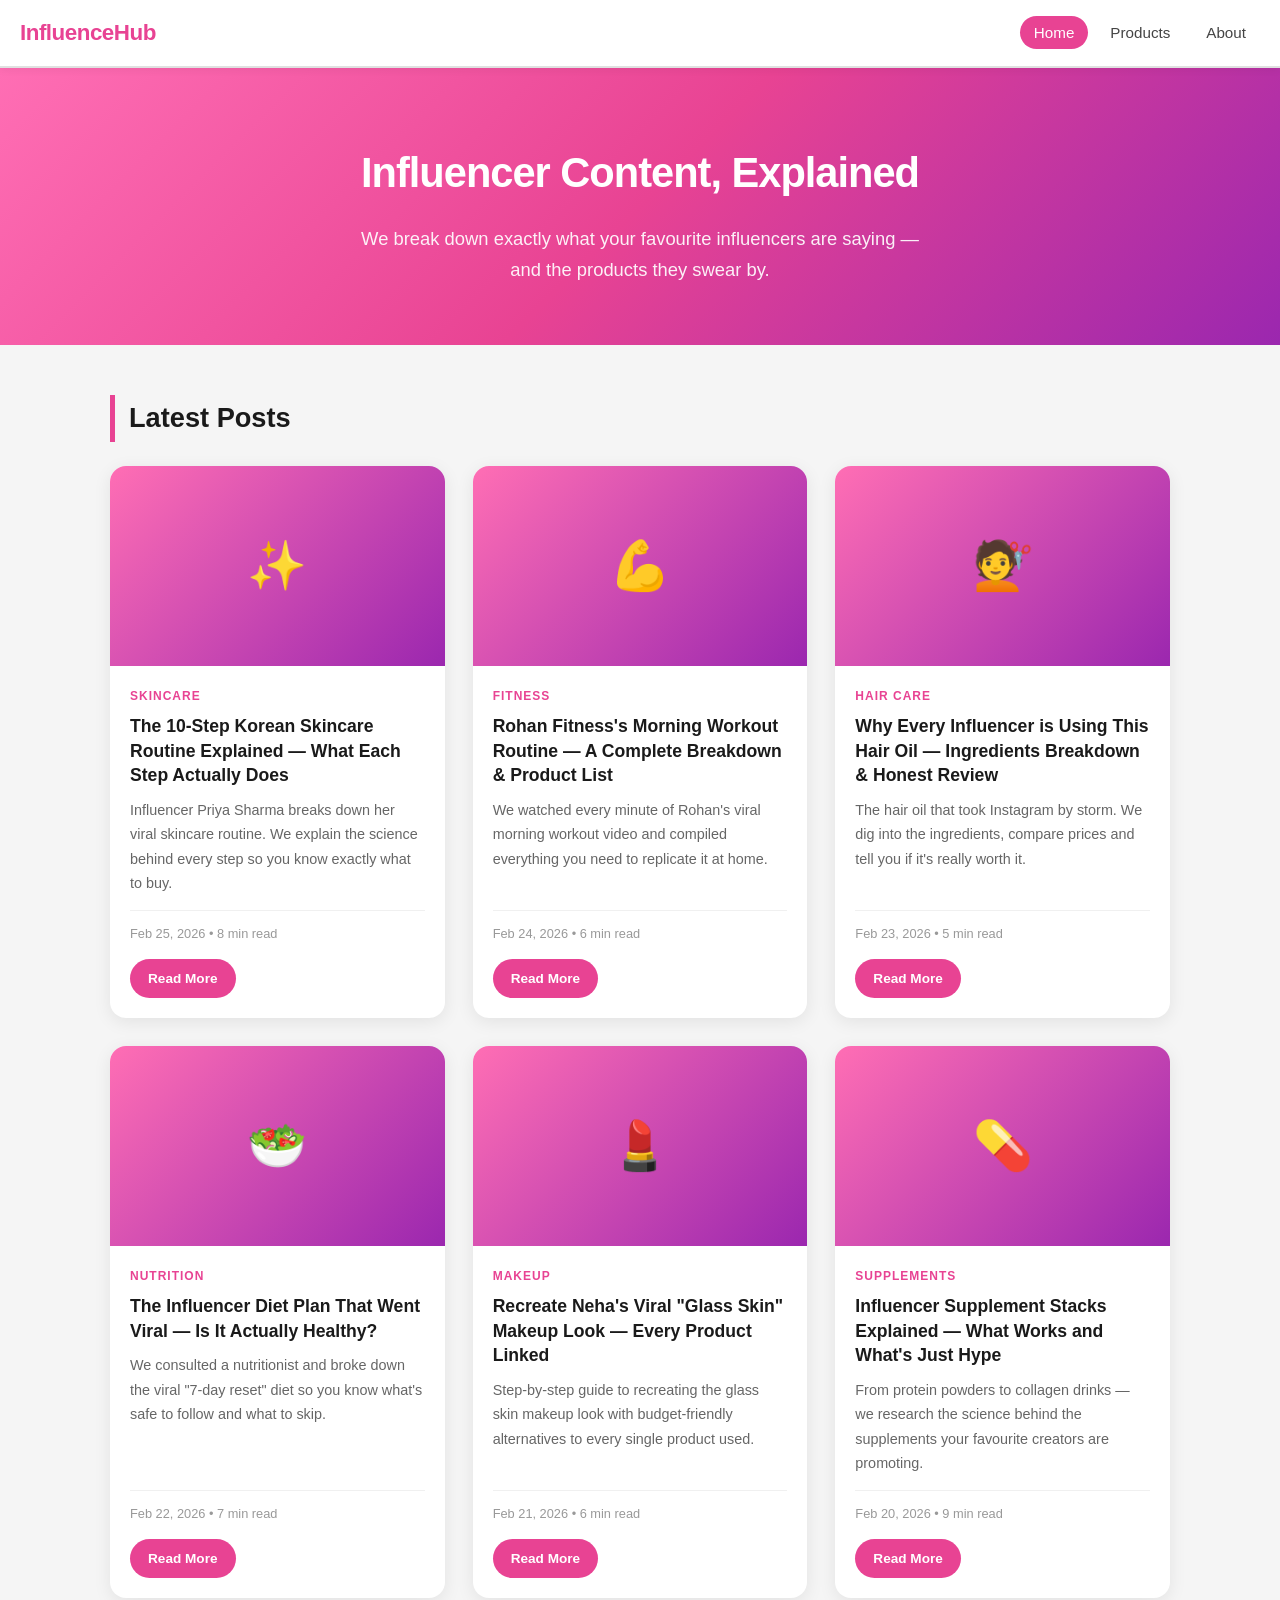
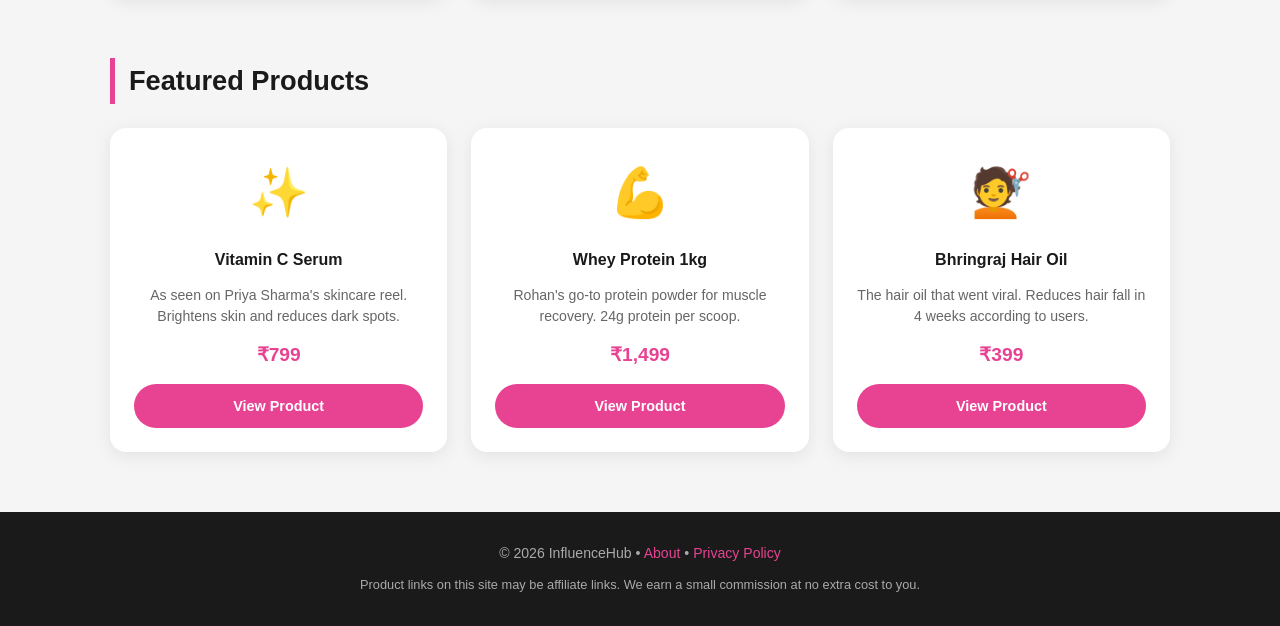
<file: index.html>
<!DOCTYPE html>
<html lang="en">
<head>
  <meta charset="UTF-8">
  <meta name="viewport" content="width=device-width, initial-scale=1.0">
  <title>InfluenceHub - Influencer Content & Product Reviews</title>
  <meta name="description" content="Deep-dive explanations of influencer content, honest product reviews and the best deals recommended by your favourite creators.">
  <link rel="stylesheet" href="style.css">
</head>
<body>

<nav>
  <a href="index.html" class="nav-logo">InfluenceHub</a>
  <ul class="nav-links">
    <li><a href="index.html" class="active">Home</a></li>
    <li><a href="products.html">Products</a></li>
    <li><a href="about.html">About</a></li>
  </ul>
</nav>

<section class="hero">
  <h1>Influencer Content, Explained</h1>
  <p>We break down exactly what your favourite influencers are saying — and the products they swear by.</p>
</section>

<div class="container">

  <h2 class="section-title">Latest Posts</h2>
  <div class="blog-grid">

    <a href="post-skincare-routine.html" class="blog-card">
      <div class="blog-card-img">✨</div>
      <div class="blog-card-body">
        <div class="blog-card-tag">Skincare</div>
        <h3>The 10-Step Korean Skincare Routine Explained — What Each Step Actually Does</h3>
        <p>Influencer Priya Sharma breaks down her viral skincare routine. We explain the science behind every step so you know exactly what to buy.</p>
        <div class="blog-card-meta">Feb 25, 2026 &bull; 8 min read</div>
        <span class="read-more">Read More</span>
      </div>
    </a>

    <a href="post-fitness-tips.html" class="blog-card">
      <div class="blog-card-img">💪</div>
      <div class="blog-card-body">
        <div class="blog-card-tag">Fitness</div>
        <h3>Rohan Fitness's Morning Workout Routine — A Complete Breakdown & Product List</h3>
        <p>We watched every minute of Rohan's viral morning workout video and compiled everything you need to replicate it at home.</p>
        <div class="blog-card-meta">Feb 24, 2026 &bull; 6 min read</div>
        <span class="read-more">Read More</span>
      </div>
    </a>

    <a href="post-hair-care.html" class="blog-card">
      <div class="blog-card-img">💇</div>
      <div class="blog-card-body">
        <div class="blog-card-tag">Hair Care</div>
        <h3>Why Every Influencer is Using This Hair Oil — Ingredients Breakdown & Honest Review</h3>
        <p>The hair oil that took Instagram by storm. We dig into the ingredients, compare prices and tell you if it's really worth it.</p>
        <div class="blog-card-meta">Feb 23, 2026 &bull; 5 min read</div>
        <span class="read-more">Read More</span>
      </div>
    </a>

    <a href="post-diet-plan.html" class="blog-card">
      <div class="blog-card-img">🥗</div>
      <div class="blog-card-body">
        <div class="blog-card-tag">Nutrition</div>
        <h3>The Influencer Diet Plan That Went Viral — Is It Actually Healthy?</h3>
        <p>We consulted a nutritionist and broke down the viral "7-day reset" diet so you know what's safe to follow and what to skip.</p>
        <div class="blog-card-meta">Feb 22, 2026 &bull; 7 min read</div>
        <span class="read-more">Read More</span>
      </div>
    </a>

    <a href="post-makeup-look.html" class="blog-card">
      <div class="blog-card-img">💄</div>
      <div class="blog-card-body">
        <div class="blog-card-tag">Makeup</div>
        <h3>Recreate Neha's Viral "Glass Skin" Makeup Look — Every Product Linked</h3>
        <p>Step-by-step guide to recreating the glass skin makeup look with budget-friendly alternatives to every single product used.</p>
        <div class="blog-card-meta">Feb 21, 2026 &bull; 6 min read</div>
        <span class="read-more">Read More</span>
      </div>
    </a>

    <a href="post-supplement-guide.html" class="blog-card">
      <div class="blog-card-img">💊</div>
      <div class="blog-card-body">
        <div class="blog-card-tag">Supplements</div>
        <h3>Influencer Supplement Stacks Explained — What Works and What's Just Hype</h3>
        <p>From protein powders to collagen drinks — we research the science behind the supplements your favourite creators are promoting.</p>
        <div class="blog-card-meta">Feb 20, 2026 &bull; 9 min read</div>
        <span class="read-more">Read More</span>
      </div>
    </a>

  </div>

  <h2 class="section-title">Featured Products</h2>
  <div class="products-grid">

    <div class="product-card">
      <div class="product-emoji">✨</div>
      <h3>Vitamin C Serum</h3>
      <p>As seen on Priya Sharma's skincare reel. Brightens skin and reduces dark spots.</p>
      <div class="product-price">&#8377;799</div>
      <a href="products.html" class="buy-btn">View Product</a>
    </div>

    <div class="product-card">
      <div class="product-emoji">💪</div>
      <h3>Whey Protein 1kg</h3>
      <p>Rohan's go-to protein powder for muscle recovery. 24g protein per scoop.</p>
      <div class="product-price">&#8377;1,499</div>
      <a href="products.html" class="buy-btn">View Product</a>
    </div>

    <div class="product-card">
      <div class="product-emoji">💇</div>
      <h3>Bhringraj Hair Oil</h3>
      <p>The hair oil that went viral. Reduces hair fall in 4 weeks according to users.</p>
      <div class="product-price">&#8377;399</div>
      <a href="products.html" class="buy-btn">View Product</a>
    </div>

  </div>

</div>

<footer>
  <p>&copy; 2026 InfluenceHub &bull; <a href="about.html">About</a> &bull; <a href="privacy.html">Privacy Policy</a></p>
  <p style="margin-top:8px; font-size:0.8rem;">Product links on this site may be affiliate links. We earn a small commission at no extra cost to you.</p>
</footer>

</body>
</html>
</file>
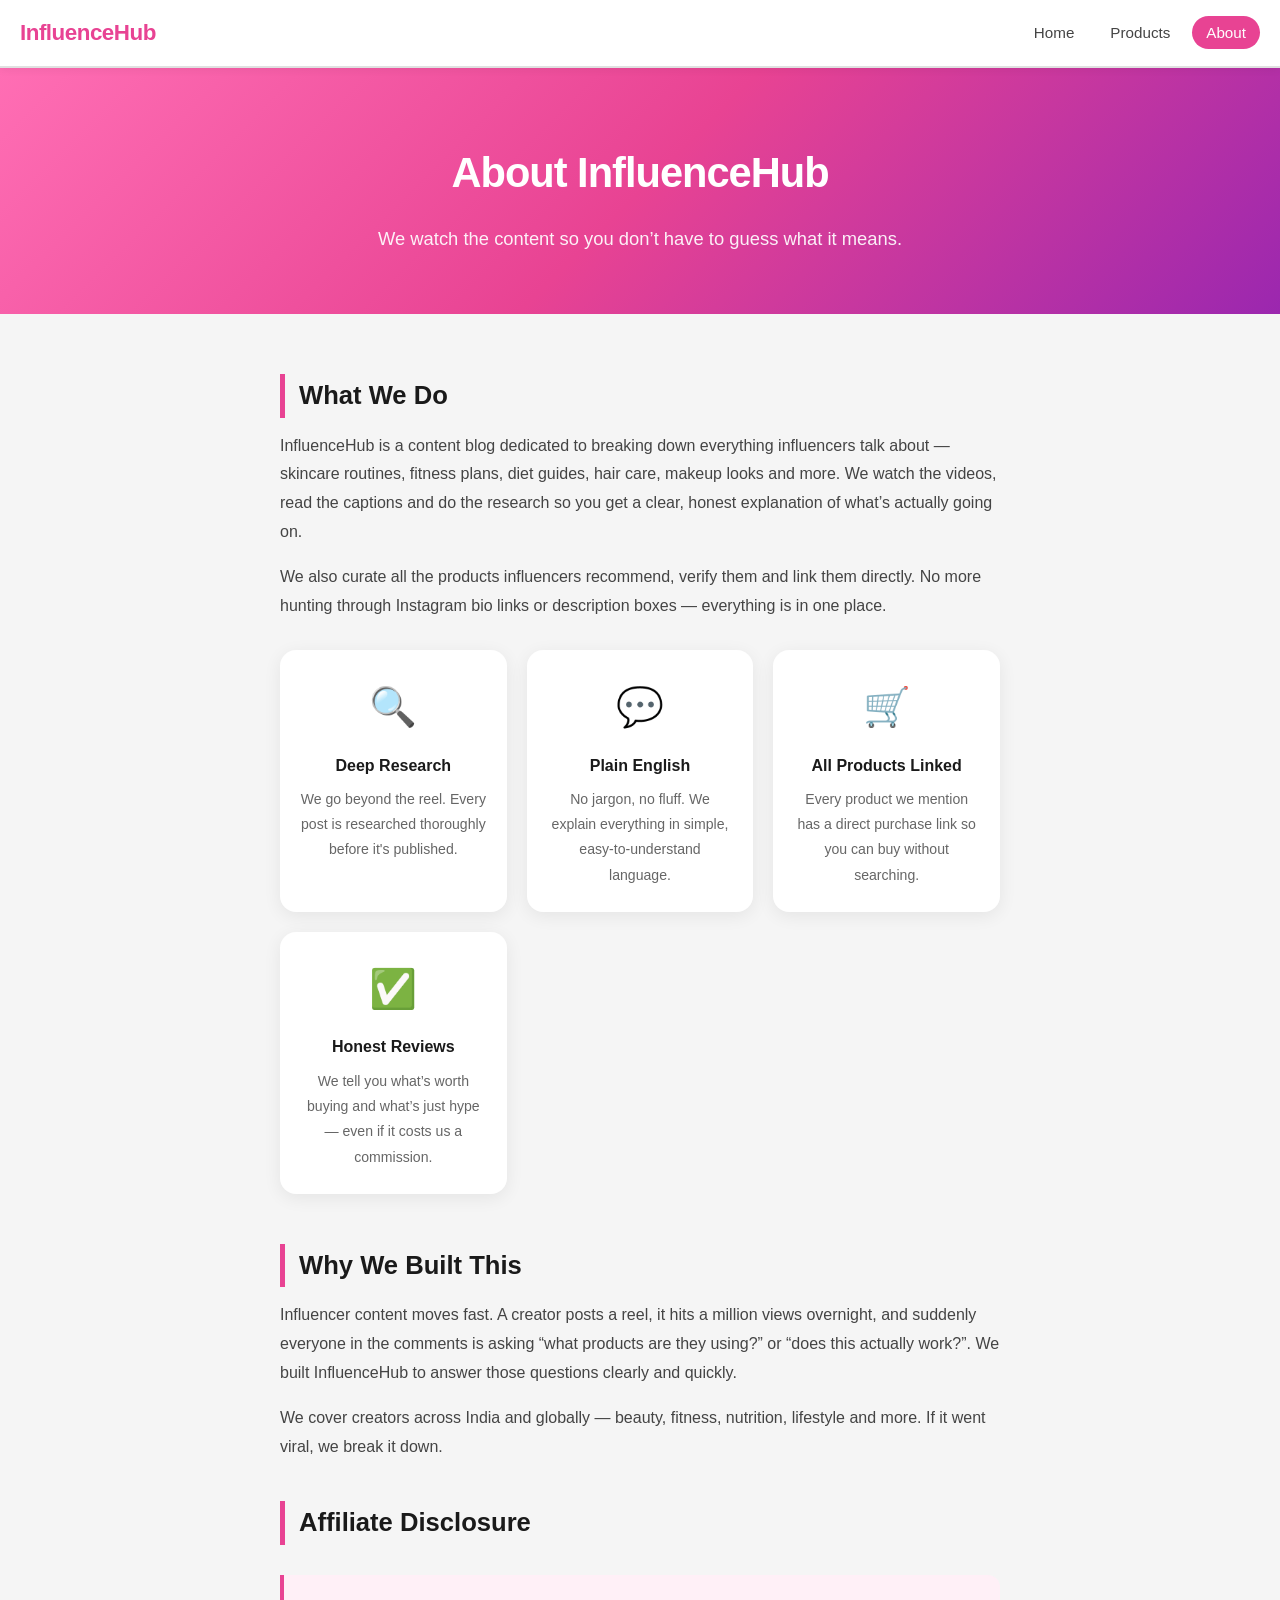
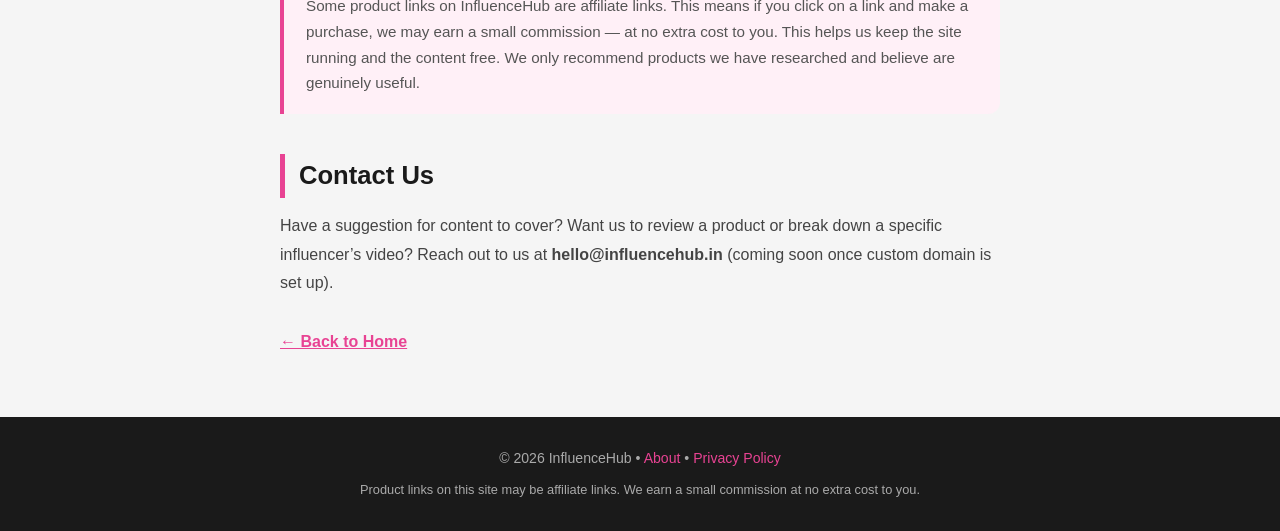
<file: about.html>
<!DOCTYPE html>
<html lang="en">
<head>
  <meta charset="UTF-8">
  <meta name="viewport" content="width=device-width, initial-scale=1.0">
  <title>About Us | InfluenceHub</title>
  <meta name="description" content="InfluenceHub breaks down influencer content and curates the best products recommended by top creators. Learn about our mission.">
  <link rel="stylesheet" href="style.css">
  <style>
    .about-section {
      max-width: 760px;
      margin: 60px auto;
      padding: 0 20px;
    }
    .about-section h2 {
      font-size: 1.6rem;
      font-weight: 800;
      color: #1a1a1a;
      margin: 40px 0 14px;
      border-left: 5px solid #e84393;
      padding-left: 14px;
    }
    .about-section p {
      color: #444;
      font-size: 1rem;
      line-height: 1.8;
      margin-bottom: 16px;
    }
    .about-cards {
      display: grid;
      grid-template-columns: repeat(auto-fill, minmax(220px, 1fr));
      gap: 20px;
      margin: 30px 0 50px;
    }
    .about-card {
      background: #fff;
      border-radius: 16px;
      padding: 24px 20px;
      text-align: center;
      box-shadow: 0 4px 18px rgba(0,0,0,0.07);
    }
    .about-card .icon { font-size: 2.4rem; margin-bottom: 12px; }
    .about-card h3 { font-size: 1rem; font-weight: 700; color: #1a1a1a; margin-bottom: 8px; }
    .about-card p { font-size: 0.88rem; color: #666; margin: 0; }
    .disclaimer {
      background: #fff0f7;
      border-left: 4px solid #e84393;
      border-radius: 0 12px 12px 0;
      padding: 18px 22px;
      margin: 30px 0;
      color: #555;
      font-size: 0.95rem;
    }
  </style>
</head>
<body>

<nav>
  <a href="index.html" class="nav-logo">InfluenceHub</a>
  <ul class="nav-links">
    <li><a href="index.html">Home</a></li>
    <li><a href="products.html">Products</a></li>
    <li><a href="about.html" class="active">About</a></li>
  </ul>
</nav>

<section class="hero">
  <h1>About InfluenceHub</h1>
  <p>We watch the content so you don&rsquo;t have to guess what it means.</p>
</section>

<div class="about-section">

  <h2>What We Do</h2>
  <p>InfluenceHub is a content blog dedicated to breaking down everything influencers talk about &mdash; skincare routines, fitness plans, diet guides, hair care, makeup looks and more. We watch the videos, read the captions and do the research so you get a clear, honest explanation of what&rsquo;s actually going on.</p>
  <p>We also curate all the products influencers recommend, verify them and link them directly. No more hunting through Instagram bio links or description boxes &mdash; everything is in one place.</p>

  <div class="about-cards">
    <div class="about-card">
      <div class="icon">🔍</div>
      <h3>Deep Research</h3>
      <p>We go beyond the reel. Every post is researched thoroughly before it's published.</p>
    </div>
    <div class="about-card">
      <div class="icon">💬</div>
      <h3>Plain English</h3>
      <p>No jargon, no fluff. We explain everything in simple, easy-to-understand language.</p>
    </div>
    <div class="about-card">
      <div class="icon">🛒</div>
      <h3>All Products Linked</h3>
      <p>Every product we mention has a direct purchase link so you can buy without searching.</p>
    </div>
    <div class="about-card">
      <div class="icon">✅</div>
      <h3>Honest Reviews</h3>
      <p>We tell you what&rsquo;s worth buying and what&rsquo;s just hype &mdash; even if it costs us a commission.</p>
    </div>
  </div>

  <h2>Why We Built This</h2>
  <p>Influencer content moves fast. A creator posts a reel, it hits a million views overnight, and suddenly everyone in the comments is asking &ldquo;what products are they using?&rdquo; or &ldquo;does this actually work?&rdquo;. We built InfluenceHub to answer those questions clearly and quickly.</p>
  <p>We cover creators across India and globally &mdash; beauty, fitness, nutrition, lifestyle and more. If it went viral, we break it down.</p>

  <h2>Affiliate Disclosure</h2>
  <div class="disclaimer">
    Some product links on InfluenceHub are affiliate links. This means if you click on a link and make a purchase, we may earn a small commission &mdash; at no extra cost to you. This helps us keep the site running and the content free. We only recommend products we have researched and believe are genuinely useful.
  </div>

  <h2>Contact Us</h2>
  <p>Have a suggestion for content to cover? Want us to review a product or break down a specific influencer&rsquo;s video? Reach out to us at <strong>hello@influencehub.in</strong> (coming soon once custom domain is set up).</p>

  <p style="margin-top: 30px;"><a href="index.html" style="color:#e84393; font-weight:700;">&larr; Back to Home</a></p>

</div>

<footer>
  <p>&copy; 2026 InfluenceHub &bull; <a href="about.html">About</a> &bull; <a href="privacy.html">Privacy Policy</a></p>
  <p style="margin-top:8px; font-size:0.8rem;">Product links on this site may be affiliate links. We earn a small commission at no extra cost to you.</p>
</footer>

</body>
</html>
</file>
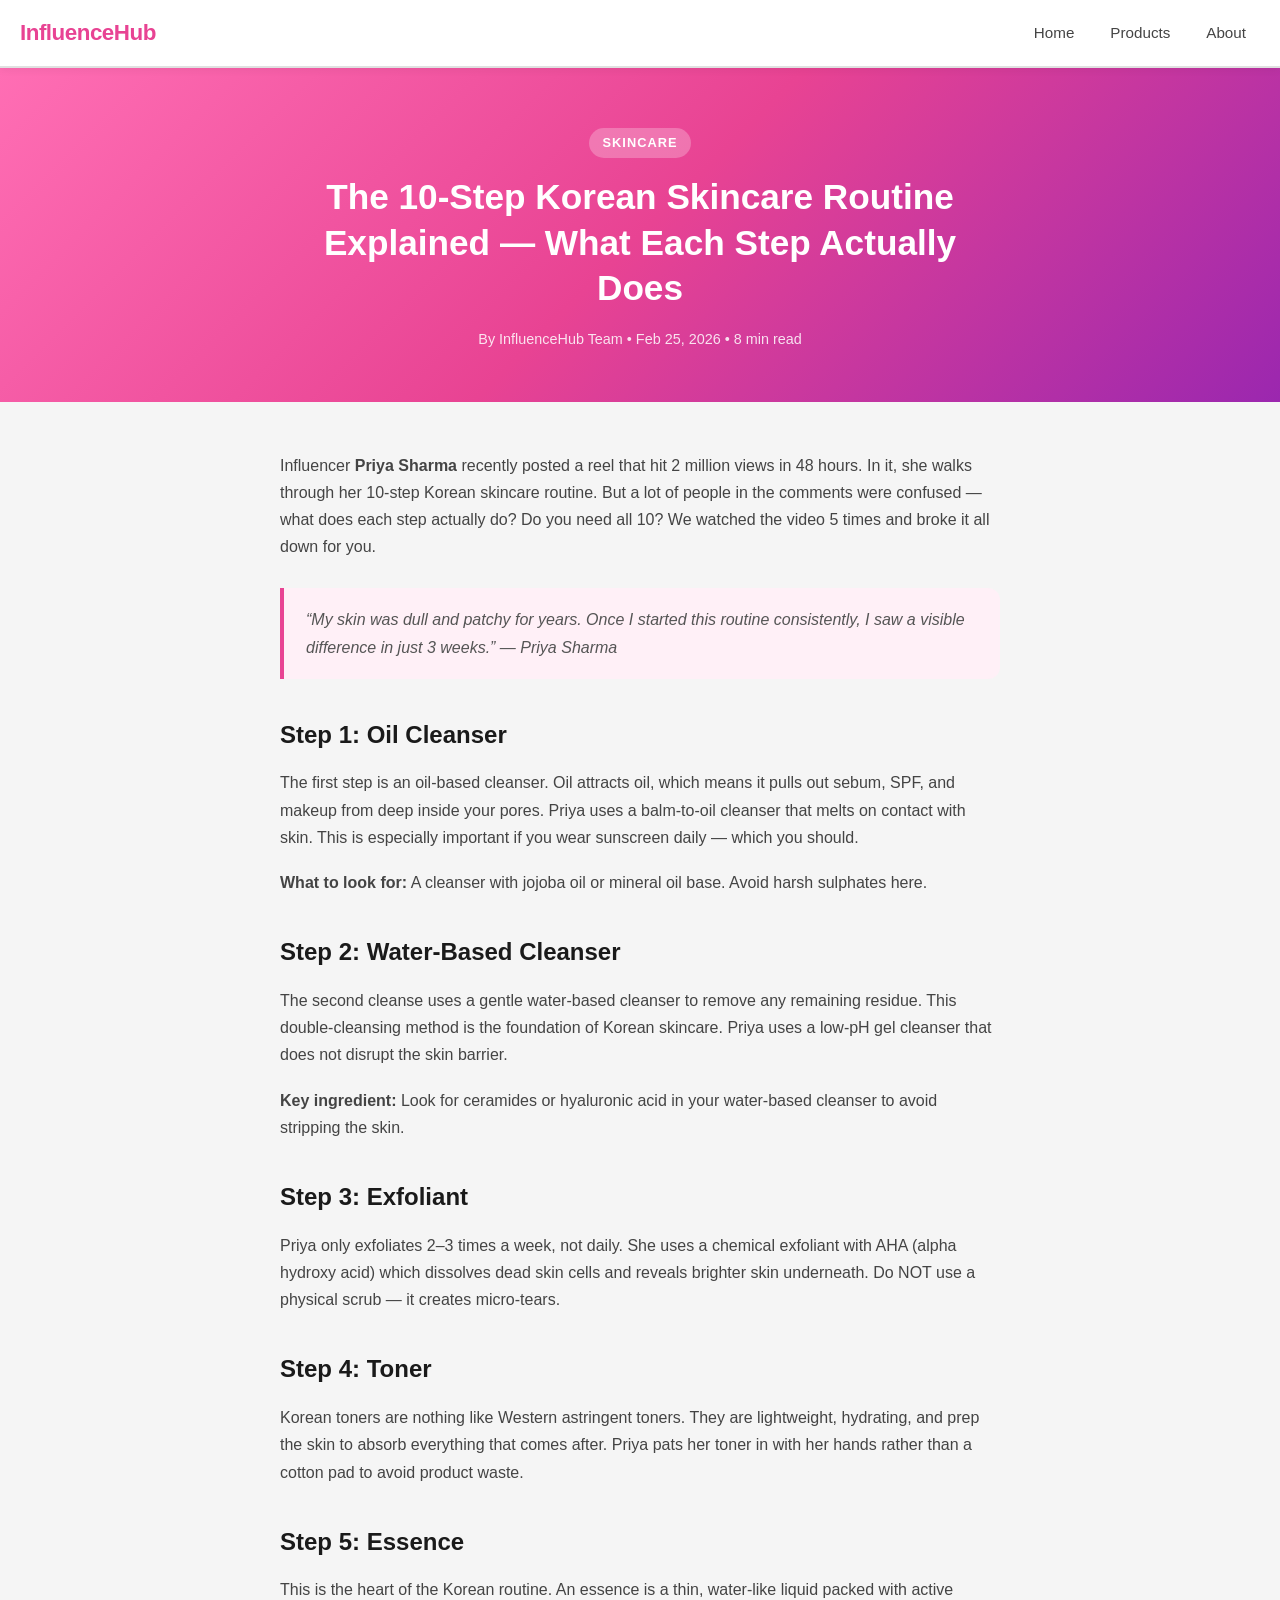
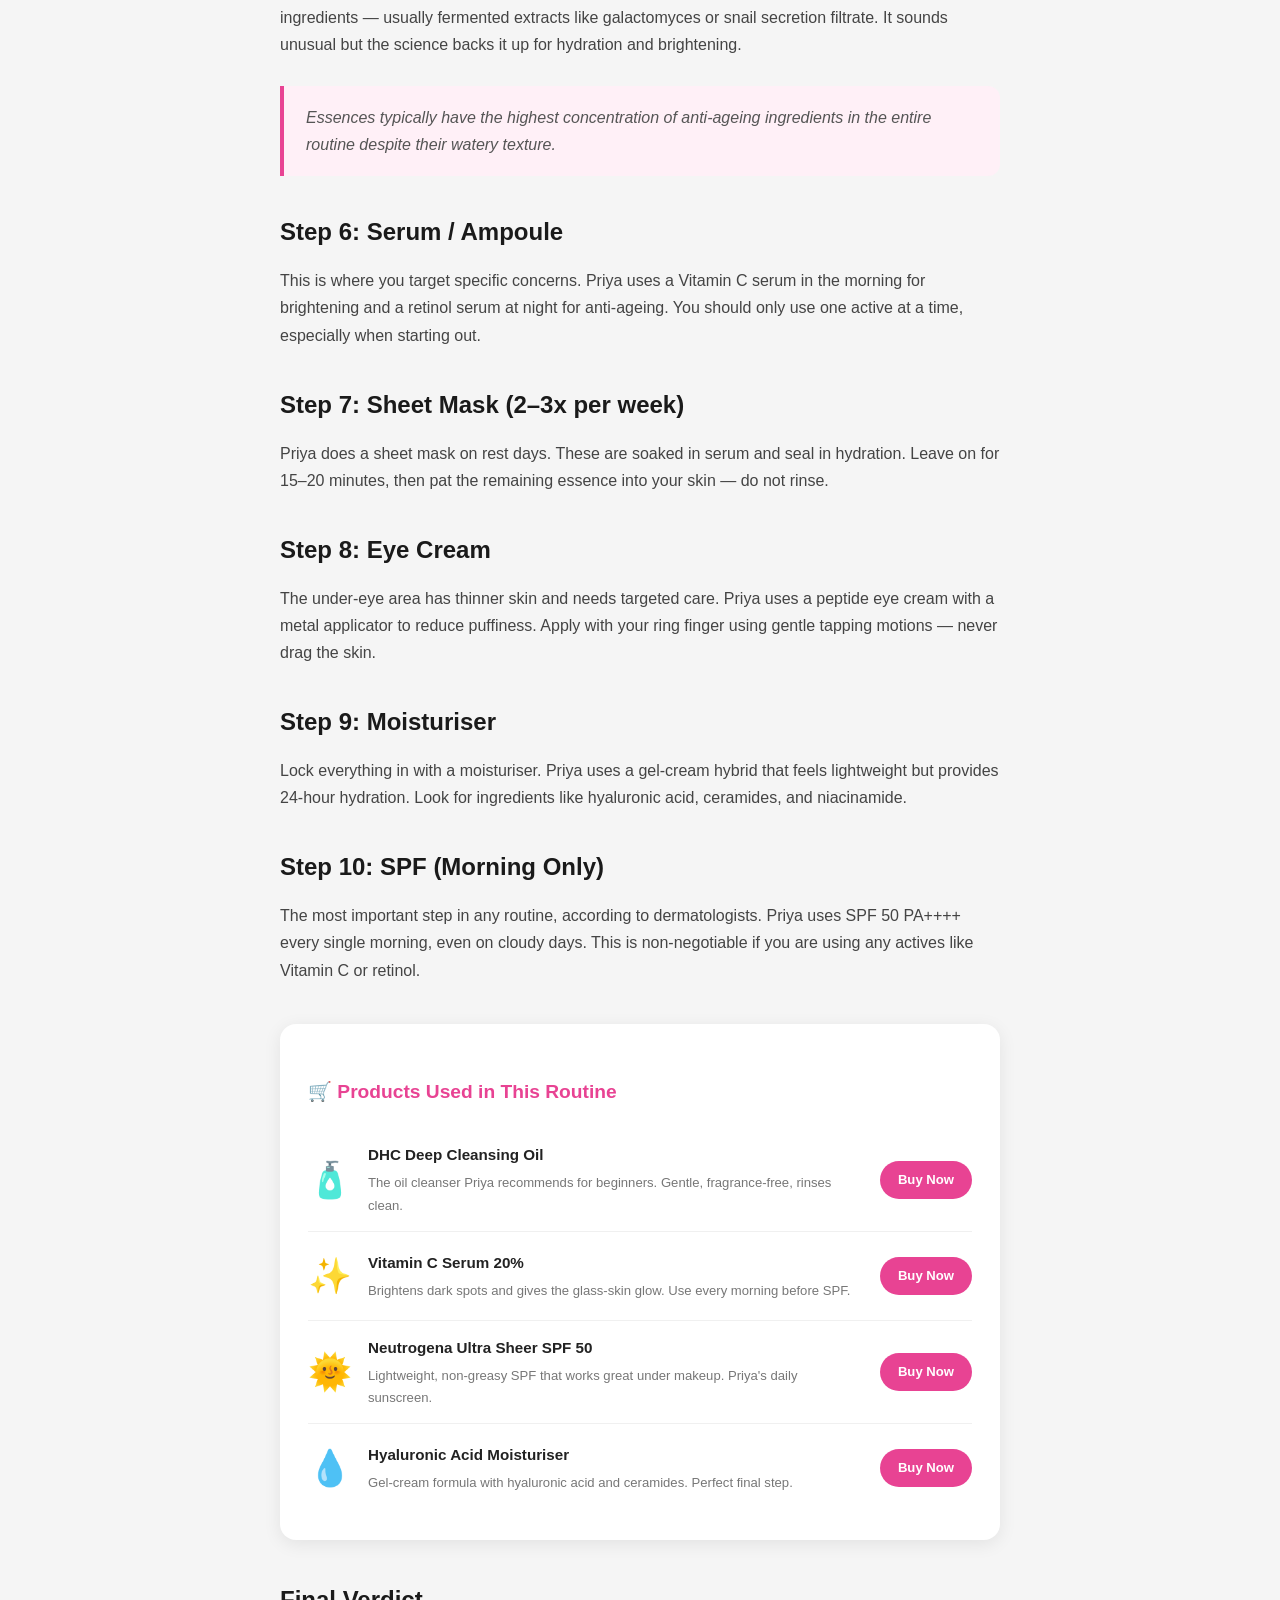
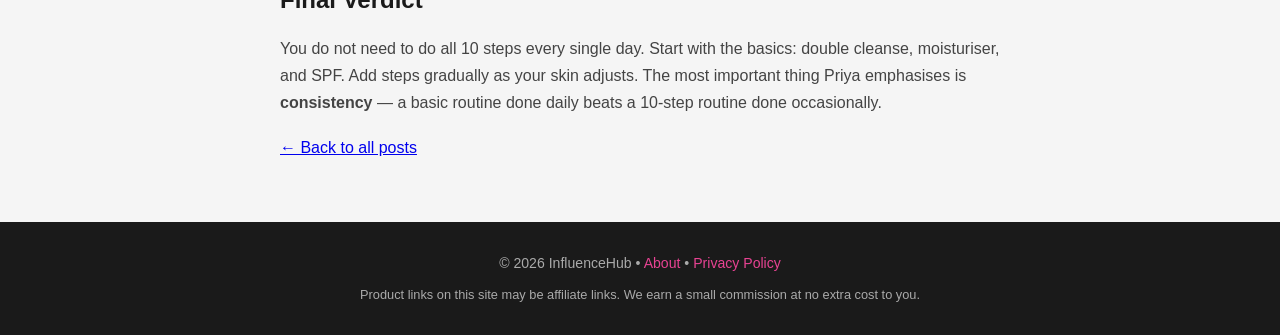
<file: post-skincare-routine.html>
<!DOCTYPE html>
<html lang="en">
<head>
  <meta charset="UTF-8">
  <meta name="viewport" content="width=device-width, initial-scale=1.0">
  <title>The 10-Step Korean Skincare Routine Explained | InfluenceHub</title>
  <meta name="description" content="Influencer Priya Sharma's viral 10-step Korean skincare routine broken down step by step. Every product explained and linked.">
  <link rel="stylesheet" href="style.css">
</head>
<body>

<nav>
  <a href="index.html" class="nav-logo">InfluenceHub</a>
  <ul class="nav-links">
    <li><a href="index.html">Home</a></li>
    <li><a href="products.html">Products</a></li>
    <li><a href="about.html">About</a></li>
  </ul>
</nav>

<div class="article-header">
  <span class="tag">Skincare</span>
  <h1>The 10-Step Korean Skincare Routine Explained &mdash; What Each Step Actually Does</h1>
  <p class="meta">By InfluenceHub Team &bull; Feb 25, 2026 &bull; 8 min read</p>
</div>

<div class="article-body">

  <p>Influencer <strong>Priya Sharma</strong> recently posted a reel that hit 2 million views in 48 hours. In it, she walks through her 10-step Korean skincare routine. But a lot of people in the comments were confused &mdash; what does each step actually do? Do you need all 10? We watched the video 5 times and broke it all down for you.</p>

  <div class="highlight-box">
    &ldquo;My skin was dull and patchy for years. Once I started this routine consistently, I saw a visible difference in just 3 weeks.&rdquo; &mdash; Priya Sharma
  </div>

  <h2>Step 1: Oil Cleanser</h2>
  <p>The first step is an oil-based cleanser. Oil attracts oil, which means it pulls out sebum, SPF, and makeup from deep inside your pores. Priya uses a balm-to-oil cleanser that melts on contact with skin. This is especially important if you wear sunscreen daily &mdash; which you should.</p>
  <p><strong>What to look for:</strong> A cleanser with jojoba oil or mineral oil base. Avoid harsh sulphates here.</p>

  <h2>Step 2: Water-Based Cleanser</h2>
  <p>The second cleanse uses a gentle water-based cleanser to remove any remaining residue. This double-cleansing method is the foundation of Korean skincare. Priya uses a low-pH gel cleanser that does not disrupt the skin barrier.</p>
  <p><strong>Key ingredient:</strong> Look for ceramides or hyaluronic acid in your water-based cleanser to avoid stripping the skin.</p>

  <h2>Step 3: Exfoliant</h2>
  <p>Priya only exfoliates 2&ndash;3 times a week, not daily. She uses a chemical exfoliant with AHA (alpha hydroxy acid) which dissolves dead skin cells and reveals brighter skin underneath. Do NOT use a physical scrub &mdash; it creates micro-tears.</p>

  <h2>Step 4: Toner</h2>
  <p>Korean toners are nothing like Western astringent toners. They are lightweight, hydrating, and prep the skin to absorb everything that comes after. Priya pats her toner in with her hands rather than a cotton pad to avoid product waste.</p>

  <h2>Step 5: Essence</h2>
  <p>This is the heart of the Korean routine. An essence is a thin, water-like liquid packed with active ingredients &mdash; usually fermented extracts like galactomyces or snail secretion filtrate. It sounds unusual but the science backs it up for hydration and brightening.</p>

  <div class="highlight-box">
    Essences typically have the highest concentration of anti-ageing ingredients in the entire routine despite their watery texture.
  </div>

  <h2>Step 6: Serum / Ampoule</h2>
  <p>This is where you target specific concerns. Priya uses a Vitamin C serum in the morning for brightening and a retinol serum at night for anti-ageing. You should only use one active at a time, especially when starting out.</p>

  <h2>Step 7: Sheet Mask (2&ndash;3x per week)</h2>
  <p>Priya does a sheet mask on rest days. These are soaked in serum and seal in hydration. Leave on for 15&ndash;20 minutes, then pat the remaining essence into your skin &mdash; do not rinse.</p>

  <h2>Step 8: Eye Cream</h2>
  <p>The under-eye area has thinner skin and needs targeted care. Priya uses a peptide eye cream with a metal applicator to reduce puffiness. Apply with your ring finger using gentle tapping motions &mdash; never drag the skin.</p>

  <h2>Step 9: Moisturiser</h2>
  <p>Lock everything in with a moisturiser. Priya uses a gel-cream hybrid that feels lightweight but provides 24-hour hydration. Look for ingredients like hyaluronic acid, ceramides, and niacinamide.</p>

  <h2>Step 10: SPF (Morning Only)</h2>
  <p>The most important step in any routine, according to dermatologists. Priya uses SPF 50 PA++++ every single morning, even on cloudy days. This is non-negotiable if you are using any actives like Vitamin C or retinol.</p>

  <!-- PRODUCTS SECTION -->
  <div class="products-inline">
    <h3>🛒 Products Used in This Routine</h3>

    <div class="inline-product">
      <div class="inline-product-emoji">🧴</div>
      <div class="inline-product-info">
        <h4>DHC Deep Cleansing Oil</h4>
        <p>The oil cleanser Priya recommends for beginners. Gentle, fragrance-free, rinses clean.</p>
      </div>
      <a href="#" class="inline-buy-btn">Buy Now</a>
    </div>

    <div class="inline-product">
      <div class="inline-product-emoji">✨</div>
      <div class="inline-product-info">
        <h4>Vitamin C Serum 20%</h4>
        <p>Brightens dark spots and gives the glass-skin glow. Use every morning before SPF.</p>
      </div>
      <a href="#" class="inline-buy-btn">Buy Now</a>
    </div>

    <div class="inline-product">
      <div class="inline-product-emoji">🌞</div>
      <div class="inline-product-info">
        <h4>Neutrogena Ultra Sheer SPF 50</h4>
        <p>Lightweight, non-greasy SPF that works great under makeup. Priya's daily sunscreen.</p>
      </div>
      <a href="#" class="inline-buy-btn">Buy Now</a>
    </div>

    <div class="inline-product">
      <div class="inline-product-emoji">💧</div>
      <div class="inline-product-info">
        <h4>Hyaluronic Acid Moisturiser</h4>
        <p>Gel-cream formula with hyaluronic acid and ceramides. Perfect final step.</p>
      </div>
      <a href="#" class="inline-buy-btn">Buy Now</a>
    </div>

  </div>

  <h2>Final Verdict</h2>
  <p>You do not need to do all 10 steps every single day. Start with the basics: double cleanse, moisturiser, and SPF. Add steps gradually as your skin adjusts. The most important thing Priya emphasises is <strong>consistency</strong> &mdash; a basic routine done daily beats a 10-step routine done occasionally.</p>

  <p><a href="index.html">&larr; Back to all posts</a></p>

</div>

<footer>
  <p>&copy; 2026 InfluenceHub &bull; <a href="about.html">About</a> &bull; <a href="privacy.html">Privacy Policy</a></p>
  <p style="margin-top:8px; font-size:0.8rem;">Product links on this site may be affiliate links. We earn a small commission at no extra cost to you.</p>
</footer>

</body>
</html>
</file>
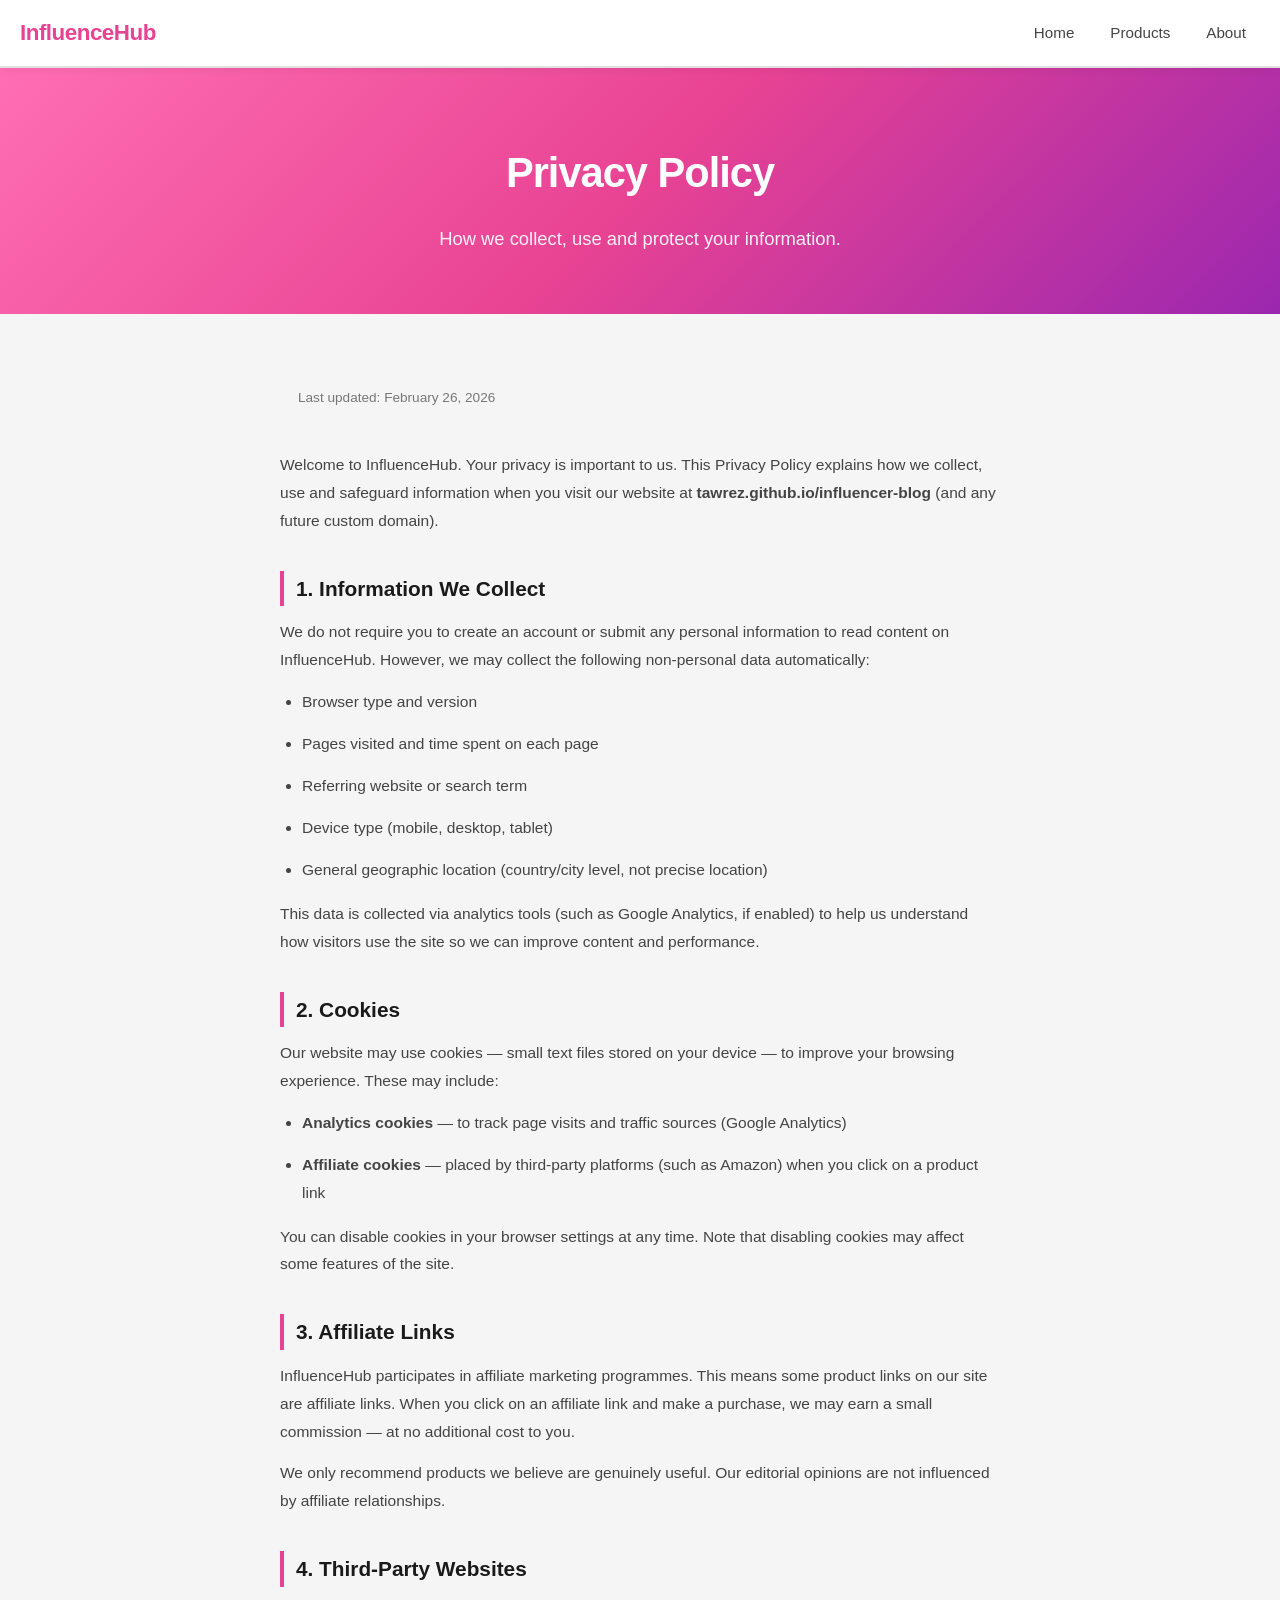
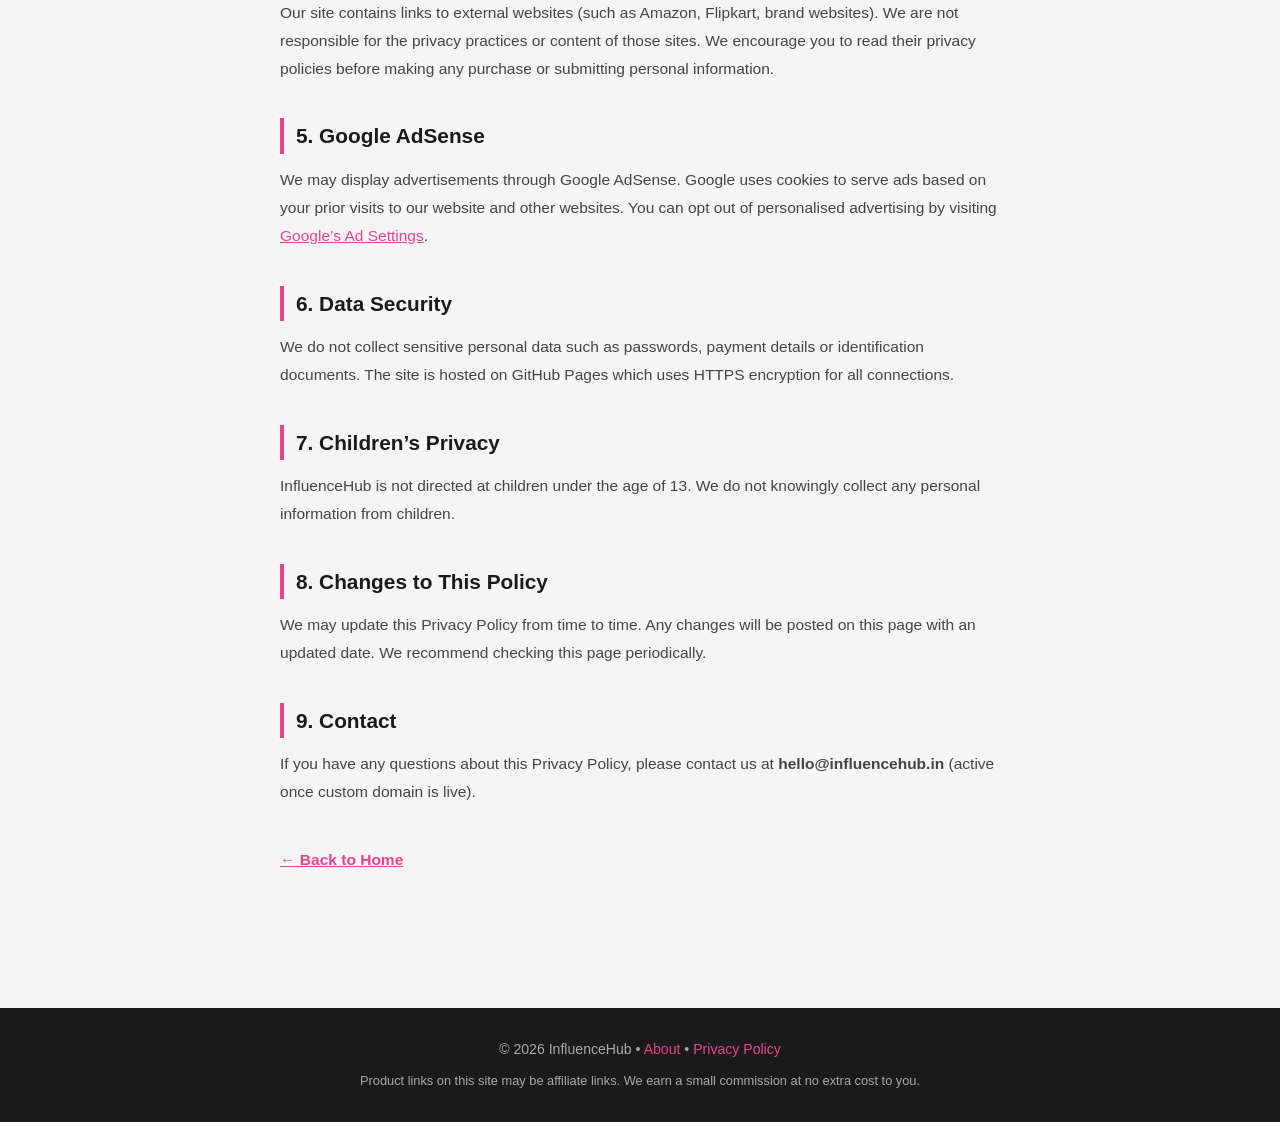
<file: privacy.html>
<!DOCTYPE html>
<html lang="en">
<head>
  <meta charset="UTF-8">
  <meta name="viewport" content="width=device-width, initial-scale=1.0">
  <title>Privacy Policy | InfluenceHub</title>
  <meta name="description" content="Privacy Policy for InfluenceHub. Learn how we collect, use and protect your data.">
  <link rel="stylesheet" href="style.css">
  <style>
    .privacy-body {
      max-width: 760px;
      margin: 60px auto;
      padding: 0 20px 60px;
    }
    .privacy-body h2 {
      font-size: 1.3rem;
      font-weight: 800;
      color: #1a1a1a;
      margin: 36px 0 12px;
      border-left: 4px solid #e84393;
      padding-left: 12px;
    }
    .privacy-body p, .privacy-body li {
      color: #444;
      font-size: 0.97rem;
      line-height: 1.8;
      margin-bottom: 14px;
    }
    .privacy-body ul {
      margin: 0 0 16px 22px;
    }
    .last-updated {
      background: #f5f5f5;
      border-radius: 10px;
      padding: 12px 18px;
      font-size: 0.85rem;
      color: #777;
      margin-bottom: 30px;
      display: inline-block;
    }
  </style>
</head>
<body>

<nav>
  <a href="index.html" class="nav-logo">InfluenceHub</a>
  <ul class="nav-links">
    <li><a href="index.html">Home</a></li>
    <li><a href="products.html">Products</a></li>
    <li><a href="about.html">About</a></li>
  </ul>
</nav>

<section class="hero">
  <h1>Privacy Policy</h1>
  <p>How we collect, use and protect your information.</p>
</section>

<div class="privacy-body">

  <span class="last-updated">Last updated: February 26, 2026</span>

  <p>Welcome to InfluenceHub. Your privacy is important to us. This Privacy Policy explains how we collect, use and safeguard information when you visit our website at <strong>tawrez.github.io/influencer-blog</strong> (and any future custom domain).</p>

  <h2>1. Information We Collect</h2>
  <p>We do not require you to create an account or submit any personal information to read content on InfluenceHub. However, we may collect the following non-personal data automatically:</p>
  <ul>
    <li>Browser type and version</li>
    <li>Pages visited and time spent on each page</li>
    <li>Referring website or search term</li>
    <li>Device type (mobile, desktop, tablet)</li>
    <li>General geographic location (country/city level, not precise location)</li>
  </ul>
  <p>This data is collected via analytics tools (such as Google Analytics, if enabled) to help us understand how visitors use the site so we can improve content and performance.</p>

  <h2>2. Cookies</h2>
  <p>Our website may use cookies &mdash; small text files stored on your device &mdash; to improve your browsing experience. These may include:</p>
  <ul>
    <li><strong>Analytics cookies</strong> &mdash; to track page visits and traffic sources (Google Analytics)</li>
    <li><strong>Affiliate cookies</strong> &mdash; placed by third-party platforms (such as Amazon) when you click on a product link</li>
  </ul>
  <p>You can disable cookies in your browser settings at any time. Note that disabling cookies may affect some features of the site.</p>

  <h2>3. Affiliate Links</h2>
  <p>InfluenceHub participates in affiliate marketing programmes. This means some product links on our site are affiliate links. When you click on an affiliate link and make a purchase, we may earn a small commission &mdash; at no additional cost to you.</p>
  <p>We only recommend products we believe are genuinely useful. Our editorial opinions are not influenced by affiliate relationships.</p>

  <h2>4. Third-Party Websites</h2>
  <p>Our site contains links to external websites (such as Amazon, Flipkart, brand websites). We are not responsible for the privacy practices or content of those sites. We encourage you to read their privacy policies before making any purchase or submitting personal information.</p>

  <h2>5. Google AdSense</h2>
  <p>We may display advertisements through Google AdSense. Google uses cookies to serve ads based on your prior visits to our website and other websites. You can opt out of personalised advertising by visiting <a href="https://www.google.com/settings/ads" target="_blank" style="color:#e84393;">Google&rsquo;s Ad Settings</a>.</p>

  <h2>6. Data Security</h2>
  <p>We do not collect sensitive personal data such as passwords, payment details or identification documents. The site is hosted on GitHub Pages which uses HTTPS encryption for all connections.</p>

  <h2>7. Children&rsquo;s Privacy</h2>
  <p>InfluenceHub is not directed at children under the age of 13. We do not knowingly collect any personal information from children.</p>

  <h2>8. Changes to This Policy</h2>
  <p>We may update this Privacy Policy from time to time. Any changes will be posted on this page with an updated date. We recommend checking this page periodically.</p>

  <h2>9. Contact</h2>
  <p>If you have any questions about this Privacy Policy, please contact us at <strong>hello@influencehub.in</strong> (active once custom domain is live).</p>

  <p style="margin-top: 40px;"><a href="index.html" style="color:#e84393; font-weight:700;">&larr; Back to Home</a></p>

</div>

<footer>
  <p>&copy; 2026 InfluenceHub &bull; <a href="about.html">About</a> &bull; <a href="privacy.html">Privacy Policy</a></p>
  <p style="margin-top:8px; font-size:0.8rem;">Product links on this site may be affiliate links. We earn a small commission at no extra cost to you.</p>
</footer>

</body>
</html>
</file>
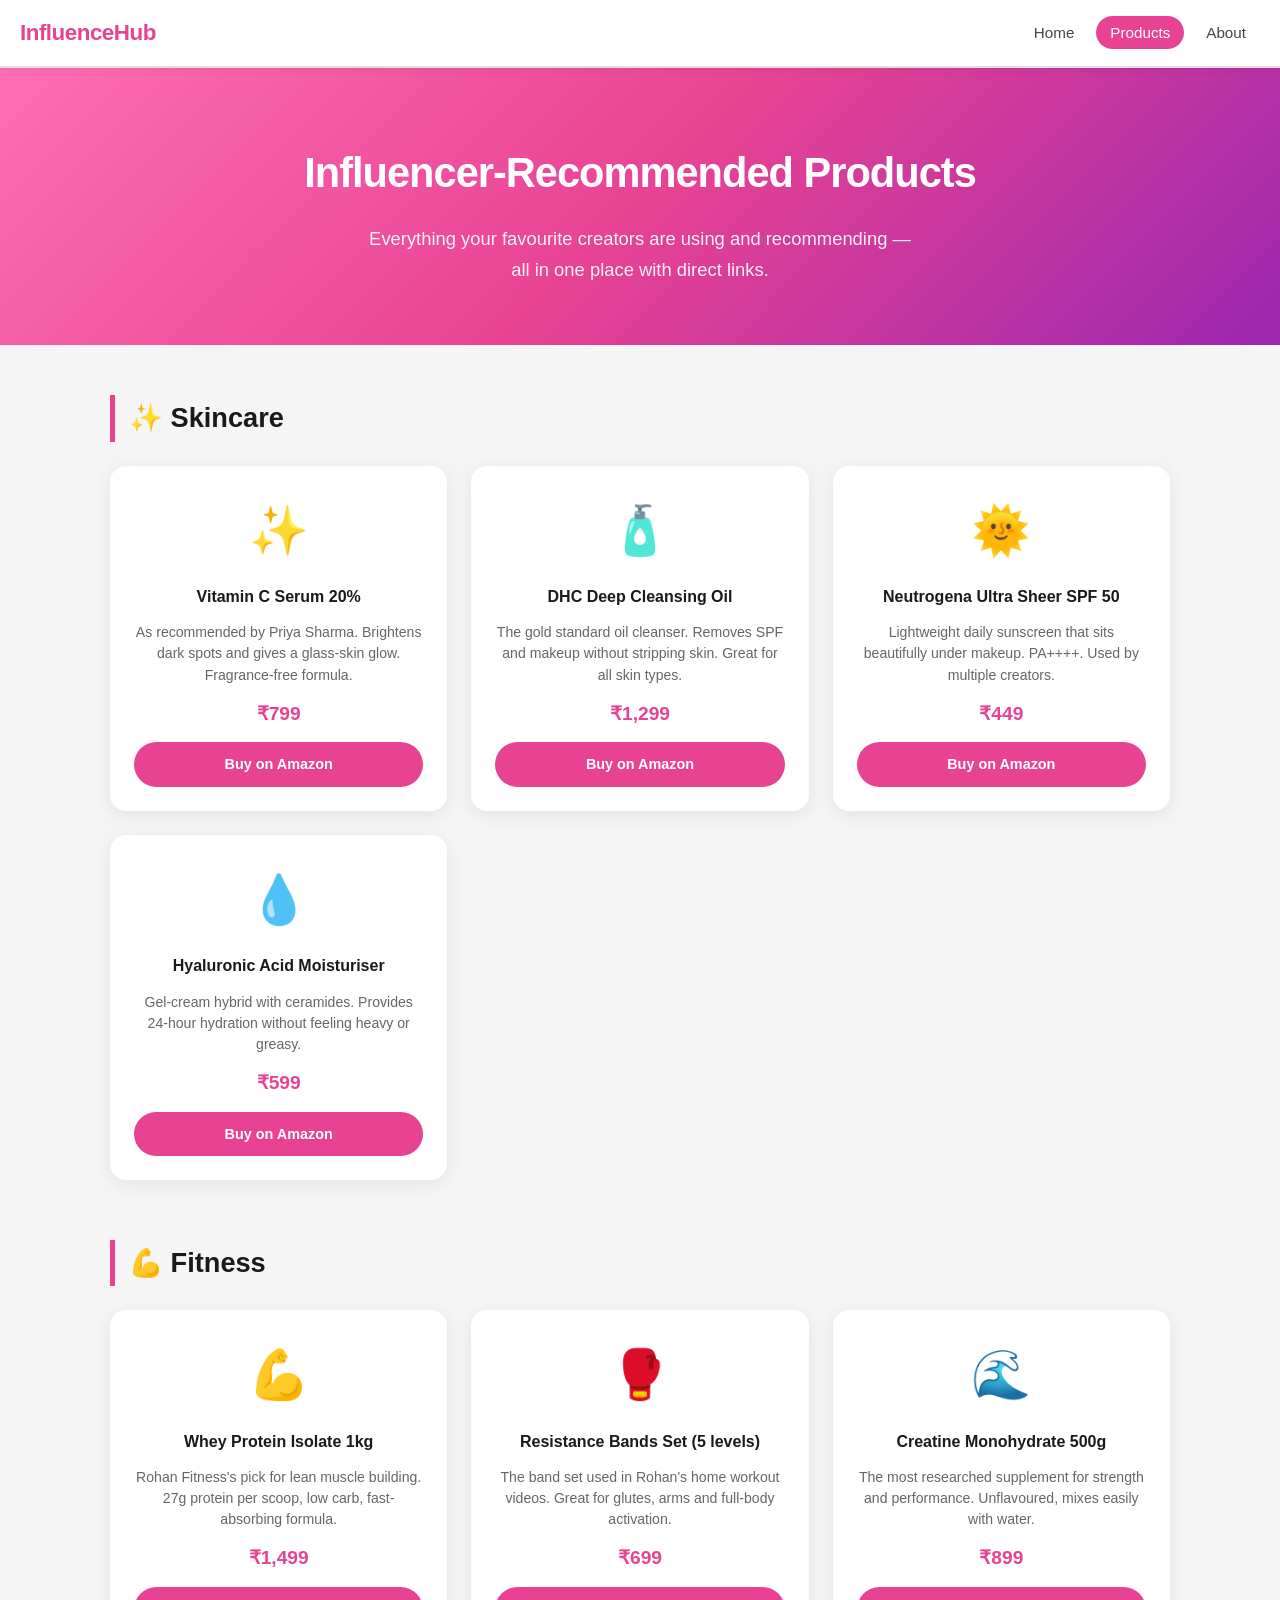
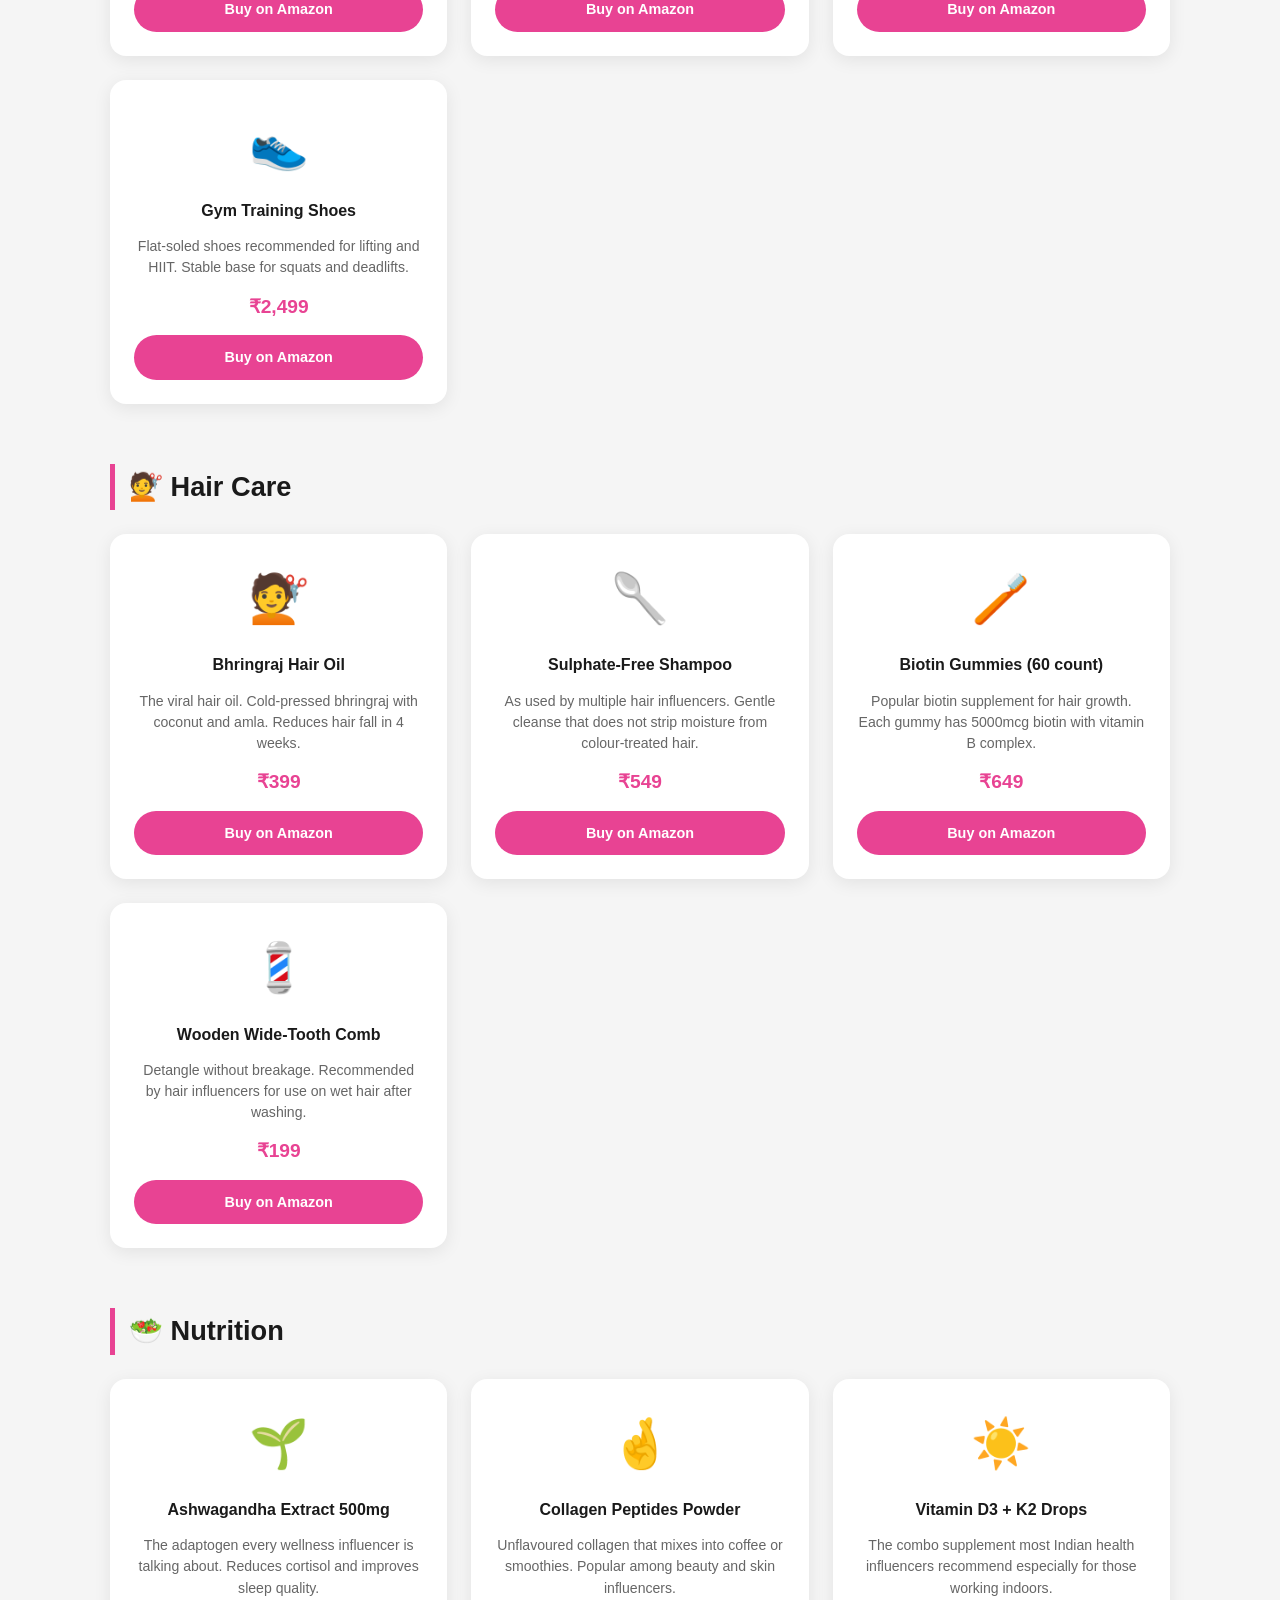
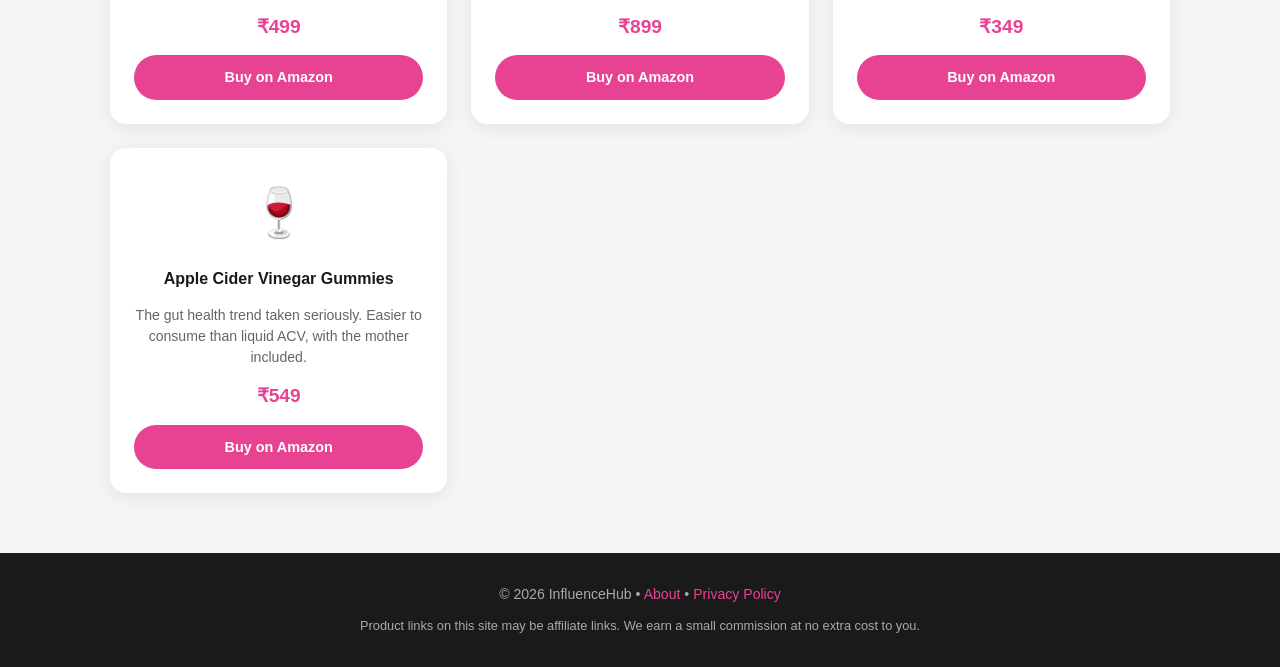
<file: products.html>
<!DOCTYPE html>
<html lang="en">
<head>
  <meta charset="UTF-8">
  <meta name="viewport" content="width=device-width, initial-scale=1.0">
  <title>Influencer-Recommended Products | InfluenceHub</title>
  <meta name="description" content="All products recommended by top influencers in one place. Skincare, fitness, hair care, nutrition and more.">
  <link rel="stylesheet" href="style.css">
</head>
<body>

<nav>
  <a href="index.html" class="nav-logo">InfluenceHub</a>
  <ul class="nav-links">
    <li><a href="index.html">Home</a></li>
    <li><a href="products.html" class="active">Products</a></li>
    <li><a href="about.html">About</a></li>
  </ul>
</nav>

<section class="hero">
  <h1>Influencer-Recommended Products</h1>
  <p>Everything your favourite creators are using and recommending &mdash; all in one place with direct links.</p>
</section>

<div class="container">

  <h2 class="section-title">✨ Skincare</h2>
  <div class="products-grid">

    <div class="product-card">
      <div class="product-emoji">✨</div>
      <h3>Vitamin C Serum 20%</h3>
      <p>As recommended by Priya Sharma. Brightens dark spots and gives a glass-skin glow. Fragrance-free formula.</p>
      <div class="product-price">&#8377;799</div>
      <a href="#" class="buy-btn">Buy on Amazon</a>
    </div>

    <div class="product-card">
      <div class="product-emoji">🧴</div>
      <h3>DHC Deep Cleansing Oil</h3>
      <p>The gold standard oil cleanser. Removes SPF and makeup without stripping skin. Great for all skin types.</p>
      <div class="product-price">&#8377;1,299</div>
      <a href="#" class="buy-btn">Buy on Amazon</a>
    </div>

    <div class="product-card">
      <div class="product-emoji">🌞</div>
      <h3>Neutrogena Ultra Sheer SPF 50</h3>
      <p>Lightweight daily sunscreen that sits beautifully under makeup. PA++++. Used by multiple creators.</p>
      <div class="product-price">&#8377;449</div>
      <a href="#" class="buy-btn">Buy on Amazon</a>
    </div>

    <div class="product-card">
      <div class="product-emoji">💧</div>
      <h3>Hyaluronic Acid Moisturiser</h3>
      <p>Gel-cream hybrid with ceramides. Provides 24-hour hydration without feeling heavy or greasy.</p>
      <div class="product-price">&#8377;599</div>
      <a href="#" class="buy-btn">Buy on Amazon</a>
    </div>

  </div>

  <h2 class="section-title">💪 Fitness</h2>
  <div class="products-grid">

    <div class="product-card">
      <div class="product-emoji">💪</div>
      <h3>Whey Protein Isolate 1kg</h3>
      <p>Rohan Fitness's pick for lean muscle building. 27g protein per scoop, low carb, fast-absorbing formula.</p>
      <div class="product-price">&#8377;1,499</div>
      <a href="#" class="buy-btn">Buy on Amazon</a>
    </div>

    <div class="product-card">
      <div class="product-emoji">🥊</div>
      <h3>Resistance Bands Set (5 levels)</h3>
      <p>The band set used in Rohan's home workout videos. Great for glutes, arms and full-body activation.</p>
      <div class="product-price">&#8377;699</div>
      <a href="#" class="buy-btn">Buy on Amazon</a>
    </div>

    <div class="product-card">
      <div class="product-emoji">🌊</div>
      <h3>Creatine Monohydrate 500g</h3>
      <p>The most researched supplement for strength and performance. Unflavoured, mixes easily with water.</p>
      <div class="product-price">&#8377;899</div>
      <a href="#" class="buy-btn">Buy on Amazon</a>
    </div>

    <div class="product-card">
      <div class="product-emoji">👟</div>
      <h3>Gym Training Shoes</h3>
      <p>Flat-soled shoes recommended for lifting and HIIT. Stable base for squats and deadlifts.</p>
      <div class="product-price">&#8377;2,499</div>
      <a href="#" class="buy-btn">Buy on Amazon</a>
    </div>

  </div>

  <h2 class="section-title">💇 Hair Care</h2>
  <div class="products-grid">

    <div class="product-card">
      <div class="product-emoji">💇</div>
      <h3>Bhringraj Hair Oil</h3>
      <p>The viral hair oil. Cold-pressed bhringraj with coconut and amla. Reduces hair fall in 4 weeks.</p>
      <div class="product-price">&#8377;399</div>
      <a href="#" class="buy-btn">Buy on Amazon</a>
    </div>

    <div class="product-card">
      <div class="product-emoji">🥄</div>
      <h3>Sulphate-Free Shampoo</h3>
      <p>As used by multiple hair influencers. Gentle cleanse that does not strip moisture from colour-treated hair.</p>
      <div class="product-price">&#8377;549</div>
      <a href="#" class="buy-btn">Buy on Amazon</a>
    </div>

    <div class="product-card">
      <div class="product-emoji">🪥</div>
      <h3>Biotin Gummies (60 count)</h3>
      <p>Popular biotin supplement for hair growth. Each gummy has 5000mcg biotin with vitamin B complex.</p>
      <div class="product-price">&#8377;649</div>
      <a href="#" class="buy-btn">Buy on Amazon</a>
    </div>

    <div class="product-card">
      <div class="product-emoji">💈</div>
      <h3>Wooden Wide-Tooth Comb</h3>
      <p>Detangle without breakage. Recommended by hair influencers for use on wet hair after washing.</p>
      <div class="product-price">&#8377;199</div>
      <a href="#" class="buy-btn">Buy on Amazon</a>
    </div>

  </div>

  <h2 class="section-title">🥗 Nutrition</h2>
  <div class="products-grid">

    <div class="product-card">
      <div class="product-emoji">🌱</div>
      <h3>Ashwagandha Extract 500mg</h3>
      <p>The adaptogen every wellness influencer is talking about. Reduces cortisol and improves sleep quality.</p>
      <div class="product-price">&#8377;499</div>
      <a href="#" class="buy-btn">Buy on Amazon</a>
    </div>

    <div class="product-card">
      <div class="product-emoji">🤞</div>
      <h3>Collagen Peptides Powder</h3>
      <p>Unflavoured collagen that mixes into coffee or smoothies. Popular among beauty and skin influencers.</p>
      <div class="product-price">&#8377;899</div>
      <a href="#" class="buy-btn">Buy on Amazon</a>
    </div>

    <div class="product-card">
      <div class="product-emoji">☀️</div>
      <h3>Vitamin D3 + K2 Drops</h3>
      <p>The combo supplement most Indian health influencers recommend especially for those working indoors.</p>
      <div class="product-price">&#8377;349</div>
      <a href="#" class="buy-btn">Buy on Amazon</a>
    </div>

    <div class="product-card">
      <div class="product-emoji">🍷</div>
      <h3>Apple Cider Vinegar Gummies</h3>
      <p>The gut health trend taken seriously. Easier to consume than liquid ACV, with the mother included.</p>
      <div class="product-price">&#8377;549</div>
      <a href="#" class="buy-btn">Buy on Amazon</a>
    </div>

  </div>

</div>

<footer>
  <p>&copy; 2026 InfluenceHub &bull; <a href="about.html">About</a> &bull; <a href="privacy.html">Privacy Policy</a></p>
  <p style="margin-top:8px; font-size:0.8rem;">Product links on this site may be affiliate links. We earn a small commission at no extra cost to you.</p>
</footer>

</body>
</html>
</file>
<file: style.css>
* { margin: 0; padding: 0; box-sizing: border-box; }

body {
  font-family: 'Segoe UI', Arial, sans-serif;
  background: #f5f5f5;
  color: #222;
  line-height: 1.7;
}

/* NAV */
nav {
  background: #fff;
  border-bottom: 2px solid #e0e0e0;
  padding: 0 20px;
  display: flex;
  align-items: center;
  justify-content: space-between;
  position: sticky;
  top: 0;
  z-index: 100;
  box-shadow: 0 2px 8px rgba(0,0,0,0.06);
}

.nav-logo {
  font-size: 1.4rem;
  font-weight: 800;
  color: #e84393;
  text-decoration: none;
  padding: 14px 0;
  letter-spacing: -0.5px;
}

.nav-links {
  display: flex;
  gap: 8px;
  list-style: none;
}

.nav-links a {
  text-decoration: none;
  color: #444;
  font-size: 0.95rem;
  font-weight: 500;
  padding: 8px 14px;
  border-radius: 20px;
  transition: background 0.2s, color 0.2s;
}

.nav-links a:hover, .nav-links a.active {
  background: #e84393;
  color: #fff;
}

/* HERO */
.hero {
  background: linear-gradient(135deg, #ff6eb4, #e84393, #9b27af);
  color: #fff;
  text-align: center;
  padding: 70px 20px 60px;
}

.hero h1 {
  font-size: 2.6rem;
  font-weight: 900;
  margin-bottom: 14px;
  letter-spacing: -1px;
}

.hero p {
  font-size: 1.15rem;
  opacity: 0.92;
  max-width: 560px;
  margin: 0 auto;
}

/* CONTAINER */
.container {
  max-width: 1100px;
  margin: 0 auto;
  padding: 0 20px;
}

/* SECTION TITLE */
.section-title {
  font-size: 1.7rem;
  font-weight: 800;
  margin: 50px 0 24px;
  color: #1a1a1a;
  border-left: 5px solid #e84393;
  padding-left: 14px;
}

/* BLOG GRID */
.blog-grid {
  display: grid;
  grid-template-columns: repeat(auto-fill, minmax(300px, 1fr));
  gap: 28px;
  margin-bottom: 60px;
}

.blog-card {
  background: #fff;
  border-radius: 16px;
  overflow: hidden;
  box-shadow: 0 4px 18px rgba(0,0,0,0.08);
  transition: transform 0.2s, box-shadow 0.2s;
  text-decoration: none;
  color: inherit;
  display: flex;
  flex-direction: column;
}

.blog-card:hover {
  transform: translateY(-5px);
  box-shadow: 0 10px 30px rgba(232,67,147,0.15);
}

.blog-card-img {
  width: 100%;
  height: 200px;
  object-fit: cover;
  background: linear-gradient(135deg, #ff6eb4, #9b27af);
  display: flex;
  align-items: center;
  justify-content: center;
  font-size: 3rem;
}

.blog-card-body {
  padding: 20px;
  flex: 1;
  display: flex;
  flex-direction: column;
}

.blog-card-tag {
  font-size: 0.75rem;
  font-weight: 700;
  color: #e84393;
  text-transform: uppercase;
  letter-spacing: 1px;
  margin-bottom: 8px;
}

.blog-card h3 {
  font-size: 1.1rem;
  font-weight: 700;
  margin-bottom: 10px;
  color: #1a1a1a;
  line-height: 1.4;
}

.blog-card p {
  font-size: 0.9rem;
  color: #666;
  flex: 1;
}

.blog-card-meta {
  font-size: 0.8rem;
  color: #999;
  margin-top: 14px;
  padding-top: 12px;
  border-top: 1px solid #f0f0f0;
}

.read-more {
  display: inline-block;
  margin-top: 14px;
  background: #e84393;
  color: #fff;
  padding: 8px 18px;
  border-radius: 20px;
  font-size: 0.85rem;
  font-weight: 600;
  text-decoration: none;
  transition: background 0.2s;
  align-self: flex-start;
}

.read-more:hover { background: #c2186e; }

/* PRODUCTS GRID */
.products-grid {
  display: grid;
  grid-template-columns: repeat(auto-fill, minmax(260px, 1fr));
  gap: 24px;
  margin-bottom: 60px;
}

.product-card {
  background: #fff;
  border-radius: 16px;
  padding: 24px;
  box-shadow: 0 4px 18px rgba(0,0,0,0.08);
  text-align: center;
  display: flex;
  flex-direction: column;
  align-items: center;
  gap: 12px;
  transition: transform 0.2s;
}

.product-card:hover { transform: translateY(-4px); }

.product-emoji {
  font-size: 3rem;
}

.product-card h3 {
  font-size: 1rem;
  font-weight: 700;
  color: #1a1a1a;
}

.product-card p {
  font-size: 0.88rem;
  color: #666;
  line-height: 1.5;
}

.product-price {
  font-size: 1.2rem;
  font-weight: 800;
  color: #e84393;
}

.buy-btn {
  display: inline-block;
  background: #e84393;
  color: #fff;
  padding: 10px 24px;
  border-radius: 24px;
  font-weight: 700;
  font-size: 0.9rem;
  text-decoration: none;
  transition: background 0.2s;
  width: 100%;
}

.buy-btn:hover { background: #c2186e; }

/* ARTICLE PAGE */
.article-header {
  background: linear-gradient(135deg, #ff6eb4, #e84393, #9b27af);
  color: #fff;
  padding: 60px 20px 50px;
  text-align: center;
}

.article-header .tag {
  background: rgba(255,255,255,0.25);
  color: #fff;
  padding: 4px 14px;
  border-radius: 20px;
  font-size: 0.8rem;
  font-weight: 700;
  text-transform: uppercase;
  letter-spacing: 1px;
  display: inline-block;
  margin-bottom: 16px;
}

.article-header h1 {
  font-size: 2.2rem;
  font-weight: 900;
  max-width: 700px;
  margin: 0 auto 16px;
  line-height: 1.3;
}

.article-header .meta {
  opacity: 0.85;
  font-size: 0.9rem;
}

.article-body {
  max-width: 760px;
  margin: 50px auto;
  padding: 0 20px;
}

.article-body h2 {
  font-size: 1.5rem;
  font-weight: 800;
  margin: 36px 0 14px;
  color: #1a1a1a;
}

.article-body h3 {
  font-size: 1.15rem;
  font-weight: 700;
  margin: 24px 0 10px;
  color: #333;
}

.article-body p {
  margin-bottom: 18px;
  color: #444;
  font-size: 1rem;
}

.article-body ul, .article-body ol {
  margin: 0 0 18px 22px;
  color: #444;
}

.article-body li { margin-bottom: 8px; }

.article-body .highlight-box {
  background: #fff0f7;
  border-left: 4px solid #e84393;
  border-radius: 0 12px 12px 0;
  padding: 18px 22px;
  margin: 28px 0;
  font-style: italic;
  color: #555;
}

.products-inline {
  background: #fff;
  border-radius: 16px;
  padding: 28px;
  margin: 40px 0;
  box-shadow: 0 4px 18px rgba(0,0,0,0.08);
}

.products-inline h3 {
  font-size: 1.2rem;
  font-weight: 800;
  color: #e84393;
  margin-bottom: 20px;
}

.inline-product {
  display: flex;
  align-items: center;
  gap: 16px;
  padding: 14px 0;
  border-bottom: 1px solid #f0f0f0;
}

.inline-product:last-child { border-bottom: none; }

.inline-product-emoji { font-size: 2.2rem; }

.inline-product-info { flex: 1; }

.inline-product-info h4 {
  font-weight: 700;
  font-size: 0.95rem;
  margin-bottom: 4px;
}

.inline-product-info p {
  font-size: 0.82rem;
  color: #777;
  margin: 0;
}

.inline-buy-btn {
  background: #e84393;
  color: #fff;
  padding: 8px 18px;
  border-radius: 20px;
  font-weight: 700;
  font-size: 0.82rem;
  text-decoration: none;
  white-space: nowrap;
  transition: background 0.2s;
}

.inline-buy-btn:hover { background: #c2186e; }

/* FOOTER */
footer {
  background: #1a1a1a;
  color: #aaa;
  text-align: center;
  padding: 30px 20px;
  font-size: 0.88rem;
  margin-top: 60px;
}

footer a { color: #e84393; text-decoration: none; }

/* RESPONSIVE */
@media (max-width: 600px) {
  .hero h1 { font-size: 1.8rem; }
  .nav-logo { font-size: 1.1rem; }
  .nav-links a { padding: 6px 10px; font-size: 0.85rem; }
  .blog-grid { grid-template-columns: 1fr; }
  .article-header h1 { font-size: 1.5rem; }
}
</file>
